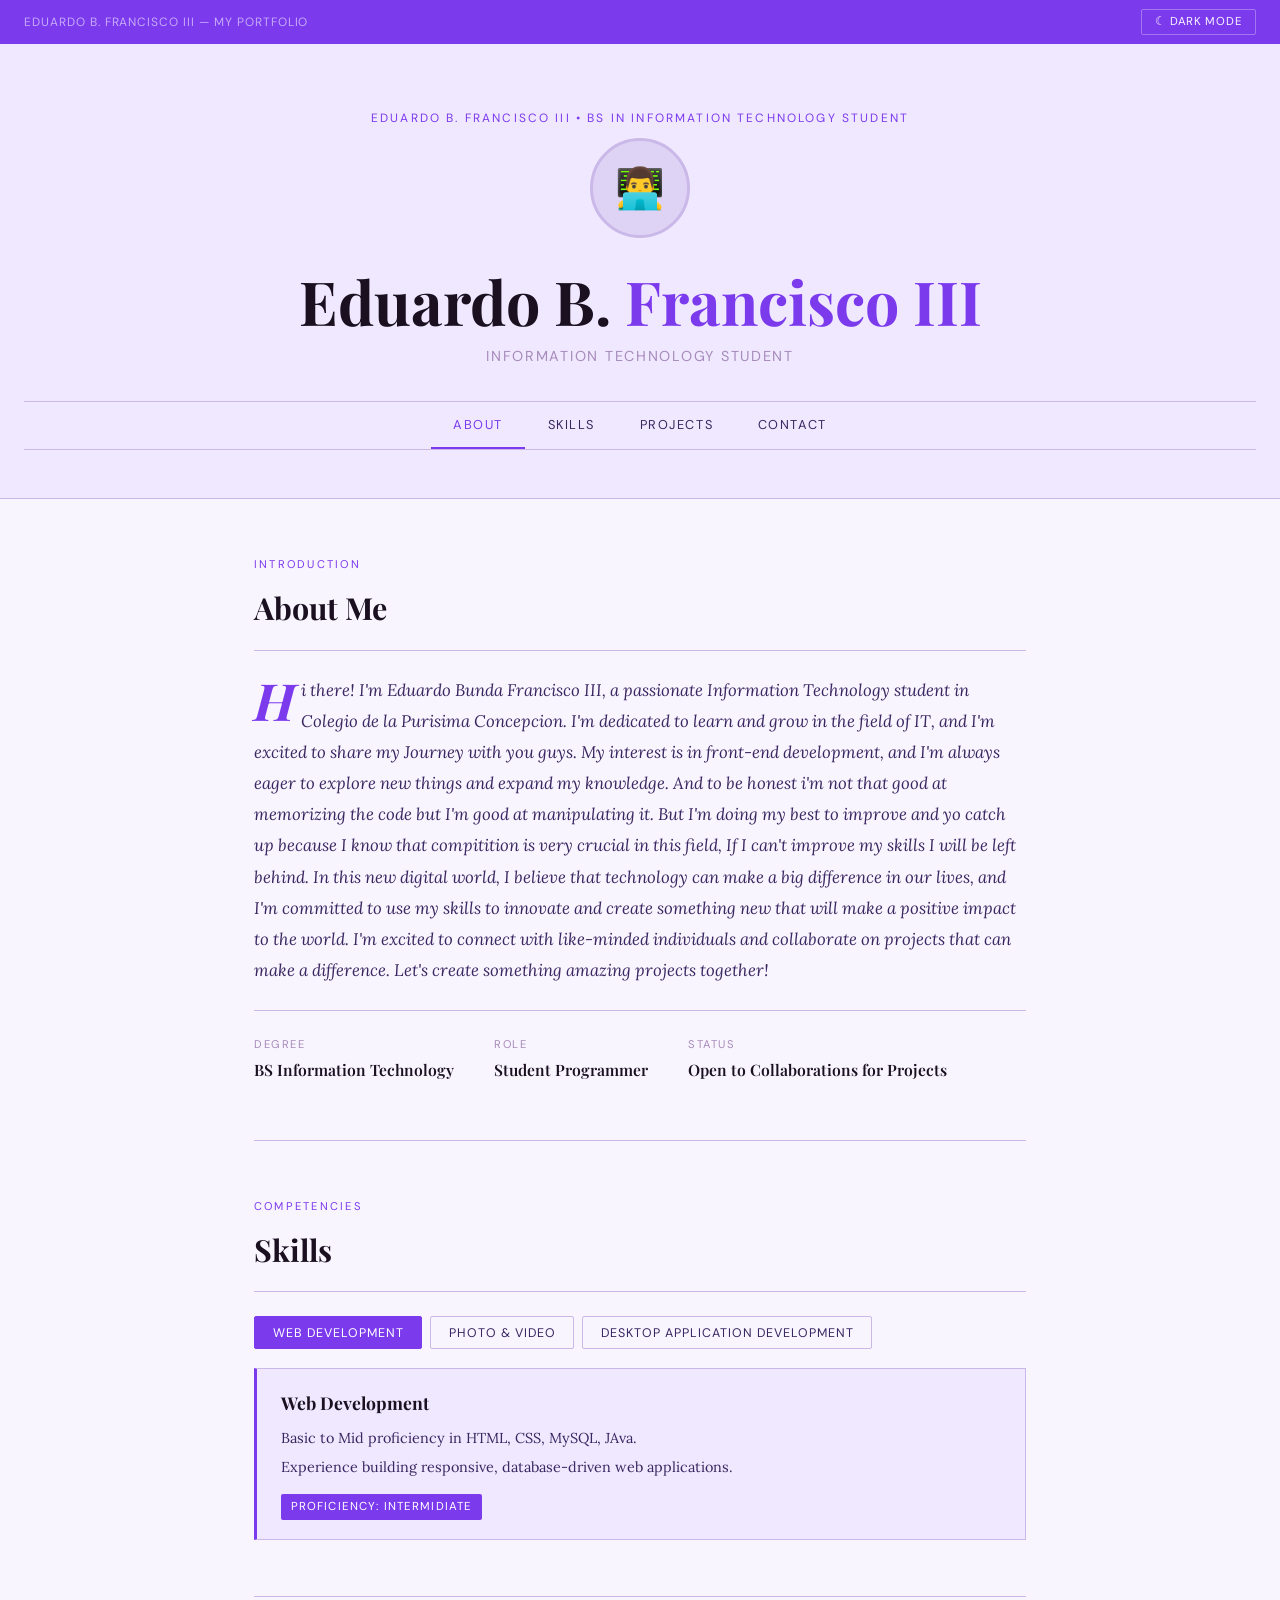
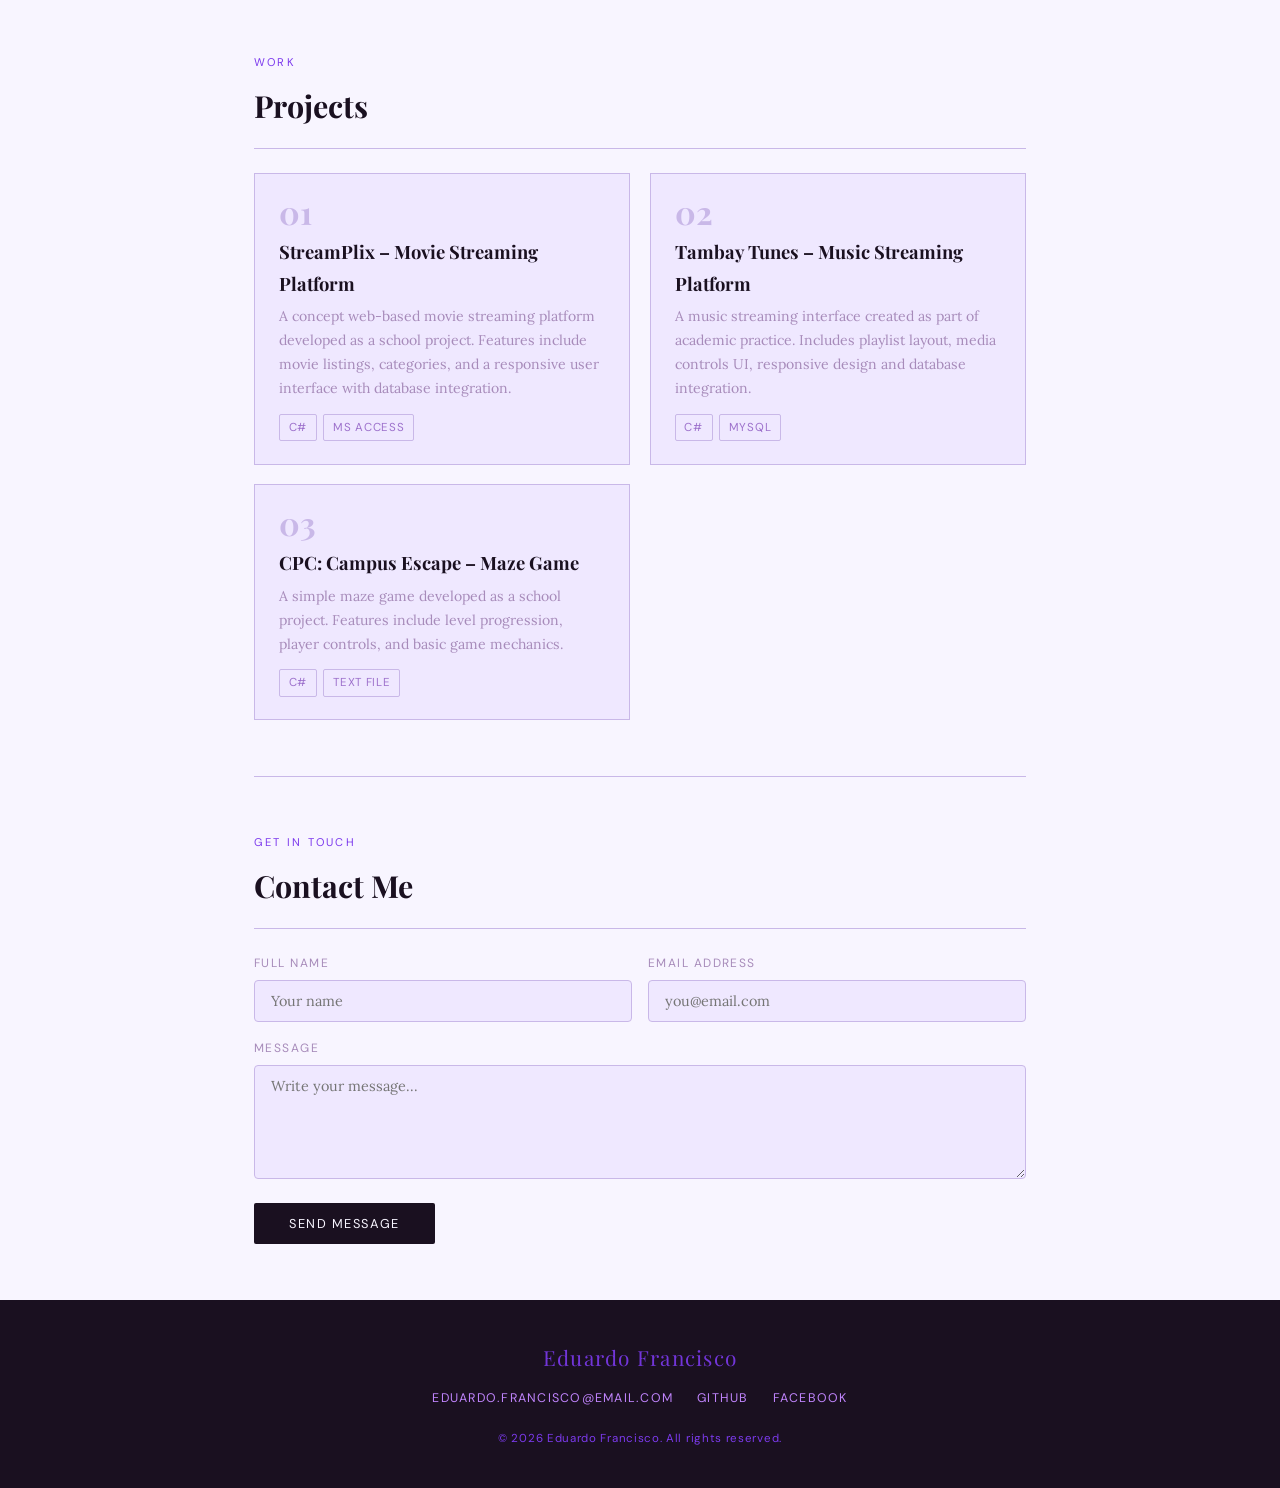
<file: index.html>
<!DOCTYPE html>
<html lang="en">
    <head>
    <meta charset="UTF-8">
    <meta name="viewport" content="width=device-width, initial-scale=1.0">
    <title>Eduardo B. Francisco III | My Portfolio</title>
    <link rel="stylesheet" href="style.css" />
     <link rel="preconnect" href="https://fonts.googleapis.com" />
  <link rel="preconnect" href="https://fonts.gstatic.com" crossorigin />
  <link href="https://fonts.googleapis.com/css2?family=Playfair+Display:ital,wght@0,600;0,700;1,400&family=Lora:ital@0;1&family=DM+Sans:wght@400;500;600&display=swap" rel="stylesheet" />
    </head>
    <body>

        <div class="topbar">
        <span class="topbar-left">Eduardo B. Francisco III &mdash; My Portfolio</span>
        <button id="theme-toggle">Dark Mode</button>
         </div>

         <header>
            <p class="header-eyebrow">Eduardo B. Francisco III &bull; BS in Information Technology Student</p>

            <div class="profile-img-wrap">
                <img
                    src= "https://raw.githubusercontent.com/Francisco03092006/Eduardo-Portfolio/main/imgs/ed.jpg"
                    alt="Its me "
                    class="profile-img"
                     onerror="this.style.display='none'; this.parentElement.innerHTML='👨‍💻';"/>
                    
            </div>

            <h1> Eduardo B.<span> Francisco III</span> </h1>
            <p class="header-title">Information Technology Student</p>

            <nav>
                <a href="#about">About</a>
                <a href="#skills">Skills</a>
                <a href="#projects">Projects</a>
                <a href="#contact">Contact</a>
            </nav>
         </header>

        <main>
            <div class="container">

                <!-- About Section XD -->
                <section id="about">
                    <p class="section-label">Introduction</p>
                    <h2 class="section-heading">About Me</h2>

                    <p class="about-text">
                    Hi there! I'm Eduardo Bunda Francisco III, a passionate Information Technology student in Colegio de la Purisima Concepcion. I'm dedicated to learn and grow in the 
                    field of IT, and I'm excited to share my Journey with you guys. My interest is in front-end development, and I'm always eager to explore new things
                    and expand my knowledge. And to be honest i'm not that good at memorizing the code but I'm good at manipulating it. But I'm doing my 
                    best to improve and yo catch up because I know that compitition is very crucial in this field, If I can't improve my skills I will be left behind.
                     In this new digital world, I believe that technology can make a big difference in our lives, and I'm committed to use my skills to innovate and create something 
                     new that will make a positive impact to the world. I'm excited to connect with like-minded individuals and collaborate on projects that can make a difference.
                      Let's create something amazing projects together!
                    </p>

        <div class="about-meta">
        <div class="meta-item">
        <span class="meta-label">Degree</span>
        <span class="meta-value">BS Information Technology</span>
        </div>
        <div class="meta-item">
        <span class="meta-label">Role</span>
        <span class="meta-value">Student Programmer</span>
        </div>
        <div class="meta-item">
        <span class="meta-label">Status</span>
        <span class="meta-value">Open to Collaborations for Projects</span>
        </div>
        </div>
      </section>

      <!-- Skills Section XD -->
      <section id="skills">
        <p class="section-label">Competencies</p>
        <h2 class="section-heading">Skills</h2>

        <div class="skill-tabs">
          <button class="skill-tab" data-skill="web">Web Development</button>
          <button class="skill-tab" data-skill="media">Photo &amp; Video</button>
          <button class="skill-tab" data-skill="desktop">Desktop Application Development</button>
        </div>

        <div id="skill-web" class="skill-detail">
          <h3>Web Development</h3>
          <p>Basic to Mid proficiency in HTML, CSS, MySQL, JAva.</p>
          <p>Experience building responsive, database-driven web applications.</p>
          <span class="skill-badge">Proficiency: Intermidiate</span>
        </div>

        <div id="skill-media" class="skill-detail">
          <h3>Photo &amp; Video Editing</h3>
          <p>Adobe Photoshop, Canva — photo manipulation and graphic layout.</p>
          <p>CapCut  — video editing and production.</p>
          <span class="skill-badge">Proficiency: Intermediate</span>
        </div>

        <div id="skill-desktop" class="skill-detail">
          <h3>Desktop Application Development</h3>
          <p>proficiency in Java, C#, MySQL, MS Access.</p>
          <p>Experience building responsive, database-driven desktop applications.</p>
          <span class="skill-badge">Proficiency: Intermidiate</span>
        </div>

      </section>

      <!-- Projects Section XD -->
    <section id="projects">
  <p class="section-label">Work</p>
  <h2 class="section-heading">Projects</h2>

  <div class="projects-grid">

    <article class="project-card">
      <div class="project-num">01</div>
      <h3>StreamPlix – Movie Streaming Platform</h3>
      <p>
        A concept web-based movie streaming platform developed as a school project.
        Features include movie listings, categories, and a responsive user interface
        with database integration.
      </p>
      <div class="project-tags">
        <span class="tag">C#</span>
        <span class="tag">MS Access</span>
      </div>
    </article>

    <article class="project-card">
      <div class="project-num">02</div>
      <h3>Tambay Tunes – Music Streaming Platform</h3>
      <p>
        A music streaming interface created as part of academic practice.
        Includes playlist layout, media controls UI, responsive design
        and database integration.
      </p>
      <div class="project-tags">
        <span class="tag">C#</span>
        <span class="tag">MySQL</span>
      </div>
    </article>

    <article class="project-card">
    <div class="project-num">03</div>
      <h3>CPC: Campus Escape – Maze Game</h3>
      <p>
        A simple maze game developed as a school project.
        Features include level progression, player controls, and basic game mechanics.
      </p>
      <div class="project-tags">
        <span class="tag">C#</span>
        <span class="tag">Text File</span>
      </div>
    </article>

  </div>
</section>

      <!-- Contact Section XD -->
      <section id="contact">
        <p class="section-label">Get in Touch</p>
        <h2 class="section-heading">Contact Me</h2>

        <form id="contact-form" novalidate>
          <div class="form-row">
            <div class="form-group">
              <label for="name">Full Name</label>
              <input type="text" id="name" name="name" placeholder="Your name" />
              <span class="error-msg" id="name-err"></span>
            </div>
            <div class="form-group">
              <label for="email">Email Address</label>
              <input type="email" id="email" name="email" placeholder="you@email.com" />
              <span class="error-msg" id="email-err"></span>
            </div>
          </div>
          <div class="form-group" style="margin-bottom:1rem;">
            <label for="message">Message</label>
            <textarea id="message" name="message" rows="5" placeholder="Write your message..."></textarea>
            <span class="error-msg" id="msg-err"></span>
          </div>
          <button type="submit" class="btn-submit">Send Message</button>
          <p class="success-msg" id="form-success">✓ Thank you! Your message has been sent.</p>
        </form>
      </section>

                </section>
            </div> 
        </main>

        <footer>
    <p class="footer-name">Eduardo Francisco</p>
    <div class="footer-links">
      <a href="mailto:eduardofranciscoiii17@email.com">eduardo.francisco@email.com</a>
      <a href="https://github.com/Francisco03092006" target="_blank" rel="noopener">GitHub</a>
      <a href="https://facebook.com/" target="_blank" rel="noopener">Facebook</a>

    </div>
    <p>&copy; 2026 Eduardo Francisco. All rights reserved.</p>
  </footer>

 <script src="script.js"></script>
    </body>
</html>
</file>
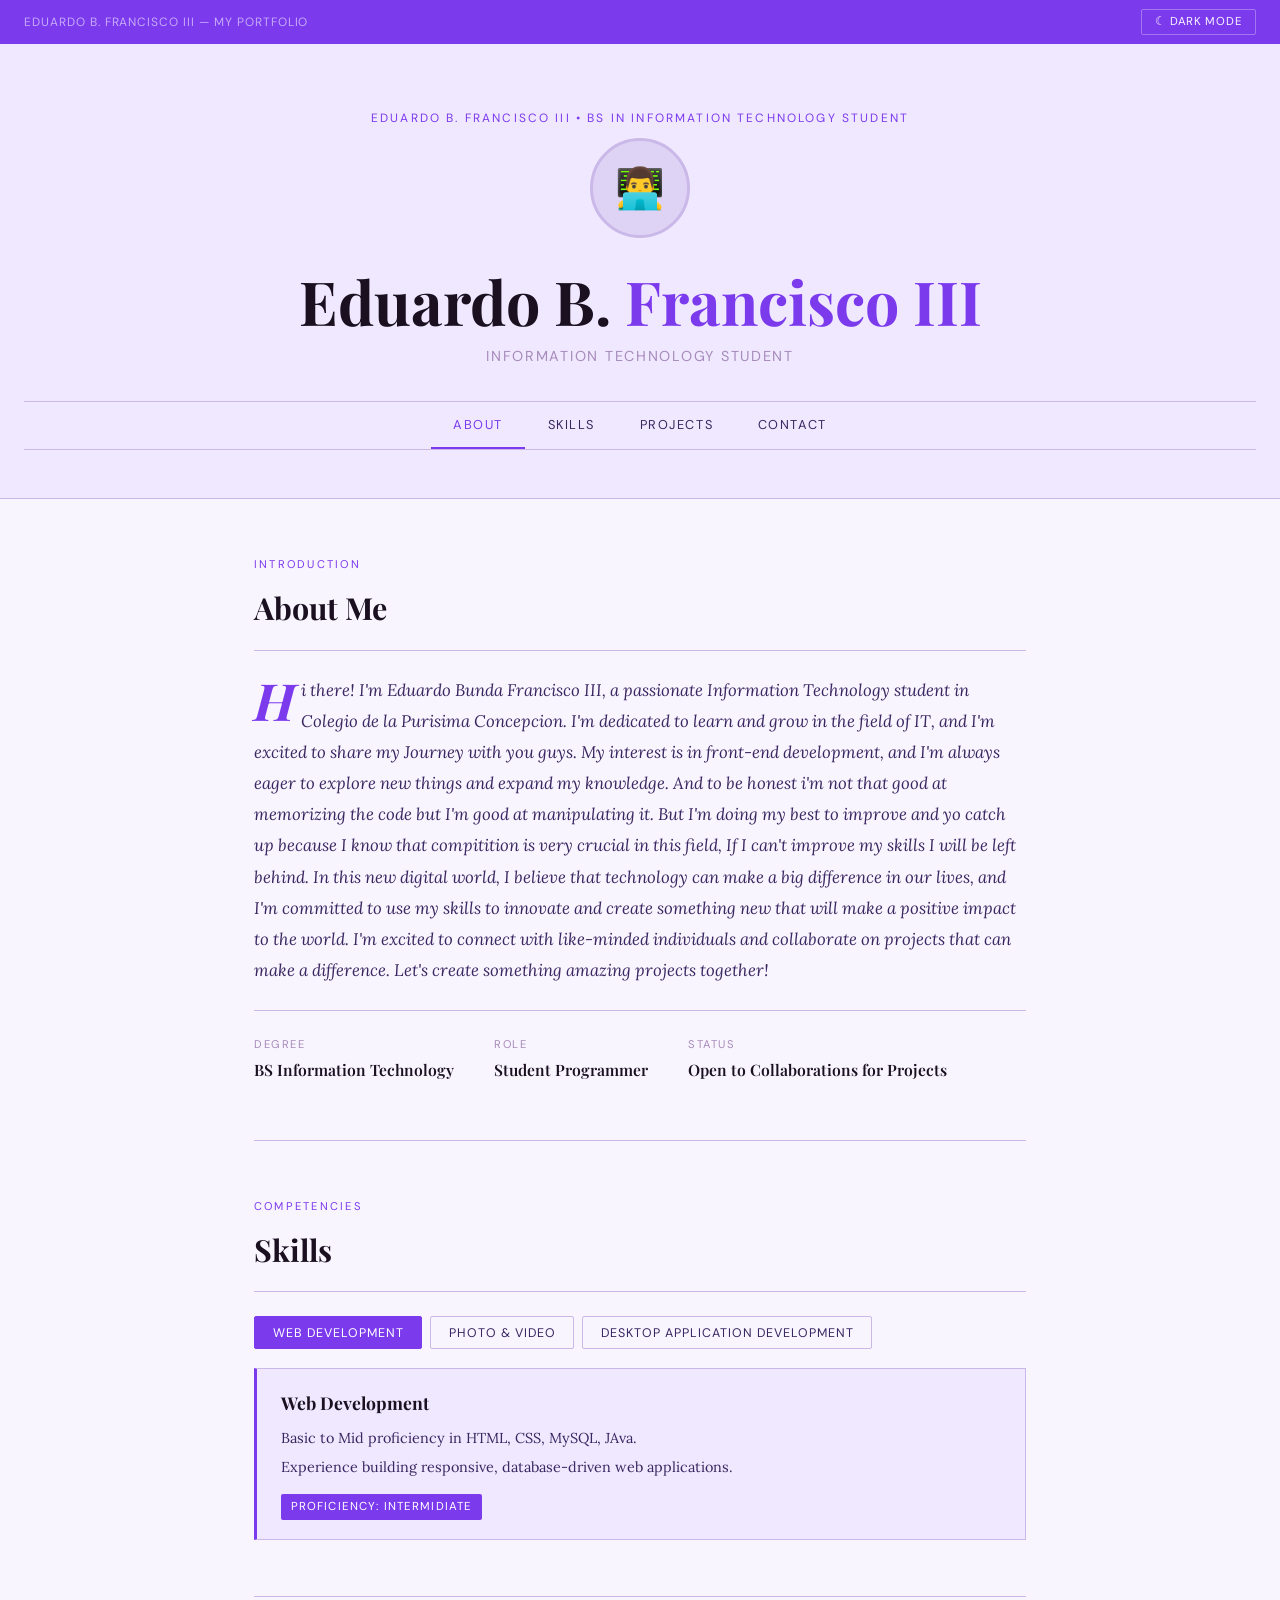
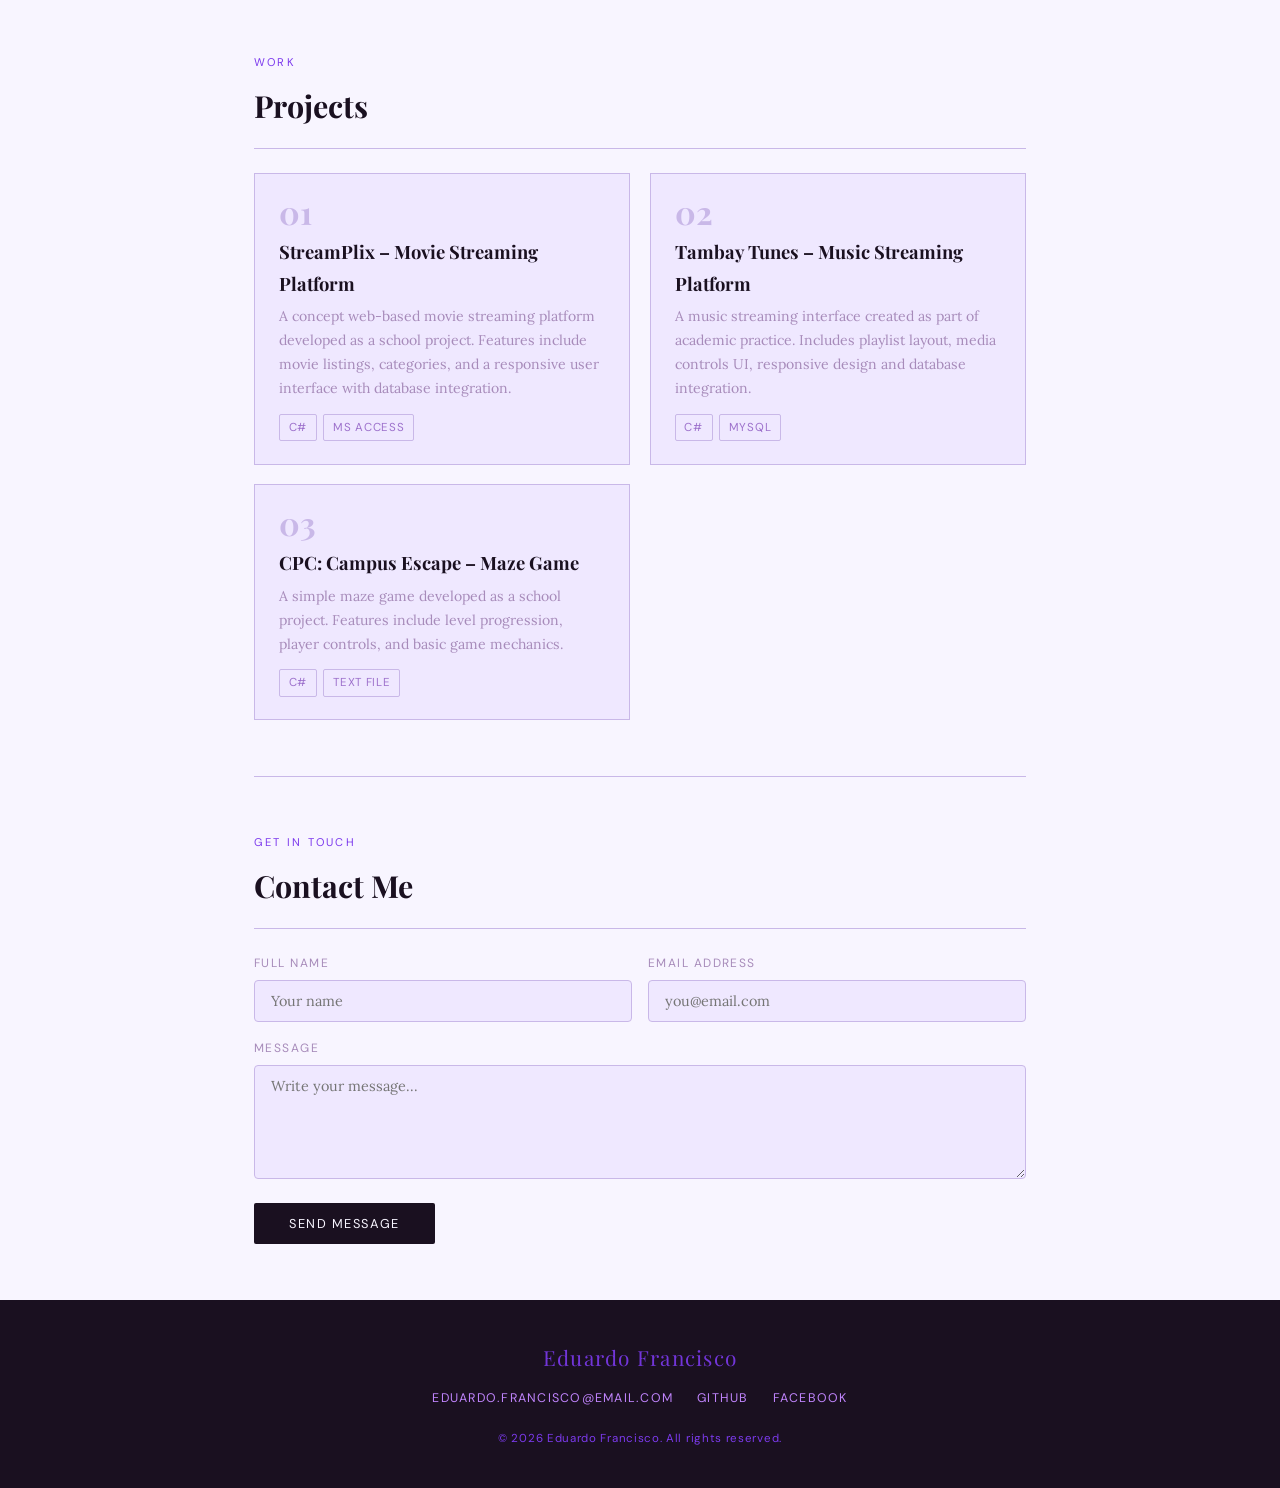
<file: edforlio.html>
<!DOCTYPE html>
<html lang="en">
    <head>
    <meta charset="UTF-8">
    <meta name="viewport" content="width=device-width, initial-scale=1.0">
    <title>Eduardo B. Francisco III | My Portfolio</title>
    <link rel="stylesheet" href="style.css" />
     <link rel="preconnect" href="https://fonts.googleapis.com" />
  <link rel="preconnect" href="https://fonts.gstatic.com" crossorigin />
  <link href="https://fonts.googleapis.com/css2?family=Playfair+Display:ital,wght@0,600;0,700;1,400&family=Lora:ital@0;1&family=DM+Sans:wght@400;500;600&display=swap" rel="stylesheet" />
    </head>
    <body>

        <div class="topbar">
        <span class="topbar-left">Eduardo B. Francisco III &mdash; My Portfolio</span>
        <button id="theme-toggle">Dark Mode</button>
         </div>

         <header>
            <p class="header-eyebrow">Eduardo B. Francisco III &bull; BS in Information Technology Student</p>

            <div class="profile-img-wrap">
                <img
                    src="C:\Users\User\Desktop\PORTFOLIO\eduard - portfolio revision\imgs\ed.jpg"
                    alt="Its me "
                    class="profile-img"
                     onerror="this.style.display='none'; this.parentElement.innerHTML='👨‍💻';"/>
                    
            </div>

            <h1> Eduardo B.<span> Francisco III</span> </h1>
            <p class="header-title">Information Technology Student</p>

            <nav>
                <a href="#about">About</a>
                <a href="#skills">Skills</a>
                <a href="#projects">Projects</a>
                <a href="#contact">Contact</a>
            </nav>
         </header>

        <main>
            <div class="container">

                <!-- About Section XD -->
                <section id="about">
                    <p class="section-label">Introduction</p>
                    <h2 class="section-heading">About Me</h2>

                    <p class="about-text">
                    Hi there! I'm Eduardo Bunda Francisco III, a passionate Information Technology student in Colegio de la Purisima Concepcion. I'm dedicated to learn and grow in the 
                    field of IT, and I'm excited to share my Journey with you guys. My interest is in front-end development, and I'm always eager to explore new things
                    and expand my knowledge. And to be honest i'm not that good at memorizing the code but I'm good at manipulating it. But I'm doing my 
                    best to improve and yo catch up because I know that compitition is very crucial in this field, If I can't improve my skills I will be left behind.
                     In this new digital world, I believe that technology can make a big difference in our lives, and I'm committed to use my skills to innovate and create something 
                     new that will make a positive impact to the world. I'm excited to connect with like-minded individuals and collaborate on projects that can make a difference.
                      Let's create something amazing projects together!
                    </p>

        <div class="about-meta">
        <div class="meta-item">
        <span class="meta-label">Degree</span>
        <span class="meta-value">BS Information Technology</span>
        </div>
        <div class="meta-item">
        <span class="meta-label">Role</span>
        <span class="meta-value">Student Programmer</span>
        </div>
        <div class="meta-item">
        <span class="meta-label">Status</span>
        <span class="meta-value">Open to Collaborations for Projects</span>
        </div>
        </div>
      </section>

      <!-- Skills Section XD -->
      <section id="skills">
        <p class="section-label">Competencies</p>
        <h2 class="section-heading">Skills</h2>

        <div class="skill-tabs">
          <button class="skill-tab" data-skill="web">Web Development</button>
          <button class="skill-tab" data-skill="media">Photo &amp; Video</button>
          <button class="skill-tab" data-skill="desktop">Desktop Application Development</button>
        </div>

        <div id="skill-web" class="skill-detail">
          <h3>Web Development</h3>
          <p>Basic to Mid proficiency in HTML, CSS, MySQL, JAva.</p>
          <p>Experience building responsive, database-driven web applications.</p>
          <span class="skill-badge">Proficiency: Intermidiate</span>
        </div>

        <div id="skill-media" class="skill-detail">
          <h3>Photo &amp; Video Editing</h3>
          <p>Adobe Photoshop, Canva — photo manipulation and graphic layout.</p>
          <p>CapCut  — video editing and production.</p>
          <span class="skill-badge">Proficiency: Intermediate</span>
        </div>

        <div id="skill-desktop" class="skill-detail">
          <h3>Desktop Application Development</h3>
          <p>proficiency in Java, C#, MySQL, MS Access.</p>
          <p>Experience building responsive, database-driven desktop applications.</p>
          <span class="skill-badge">Proficiency: Intermidiate</span>
        </div>

      </section>

      <!-- Projects Section XD -->
    <section id="projects">
  <p class="section-label">Work</p>
  <h2 class="section-heading">Projects</h2>

  <div class="projects-grid">

    <article class="project-card">
      <div class="project-num">01</div>
      <h3>StreamPlix – Movie Streaming Platform</h3>
      <p>
        A concept web-based movie streaming platform developed as a school project.
        Features include movie listings, categories, and a responsive user interface
        with database integration.
      </p>
      <div class="project-tags">
        <span class="tag">C#</span>
        <span class="tag">MS Access</span>
      </div>
    </article>

    <article class="project-card">
      <div class="project-num">02</div>
      <h3>Tambay Tunes – Music Streaming Platform</h3>
      <p>
        A music streaming interface created as part of academic practice.
        Includes playlist layout, media controls UI, responsive design
        and database integration.
      </p>
      <div class="project-tags">
        <span class="tag">C#</span>
        <span class="tag">MySQL</span>
      </div>
    </article>

    <article class="project-card">
    <div class="project-num">03</div>
      <h3>CPC: Campus Escape – Maze Game</h3>
      <p>
        A simple maze game developed as a school project.
        Features include level progression, player controls, and basic game mechanics.
      </p>
      <div class="project-tags">
        <span class="tag">C#</span>
        <span class="tag">Text File</span>
      </div>
    </article>

  </div>
</section>

      <!-- Contact Section XD -->
      <section id="contact">
        <p class="section-label">Get in Touch</p>
        <h2 class="section-heading">Contact Me</h2>

        <form id="contact-form" novalidate>
          <div class="form-row">
            <div class="form-group">
              <label for="name">Full Name</label>
              <input type="text" id="name" name="name" placeholder="Your name" />
              <span class="error-msg" id="name-err"></span>
            </div>
            <div class="form-group">
              <label for="email">Email Address</label>
              <input type="email" id="email" name="email" placeholder="you@email.com" />
              <span class="error-msg" id="email-err"></span>
            </div>
          </div>
          <div class="form-group" style="margin-bottom:1rem;">
            <label for="message">Message</label>
            <textarea id="message" name="message" rows="5" placeholder="Write your message..."></textarea>
            <span class="error-msg" id="msg-err"></span>
          </div>
          <button type="submit" class="btn-submit">Send Message</button>
          <p class="success-msg" id="form-success">✓ Thank you! Your message has been sent.</p>
        </form>
      </section>

                </section>
            </div> 
        </main>

        <footer>
    <p class="footer-name">Eduardo Francisco</p>
    <div class="footer-links">
      <a href="mailto:eduardofranciscoiii17@email.com">eduardo.francisco@email.com</a>
      <a href="https://github.com/Francisco03092006" target="_blank" rel="noopener">GitHub</a>
      <a href="https://facebook.com/" target="_blank" rel="noopener">Facebook</a>

    </div>
    <p>&copy; 2026 Eduardo Francisco. All rights reserved.</p>
  </footer>

 <script src="script.js"></script>
    </body>
</html>
</file>
<file: style.css>
/* ===== Google Fonts imported in HTML ===== */

:root {
  --cream: #f8f5ff;   
  --paper: #efe8ff;    
  --sand:  #dfd3f5;    
  --ink:   #1a1020;    
  --ink2:  #3a2660;    
  --rust:  #7c3aed;    
  --gold:  #c084fc;   
  --warm:  #9d71cc;   
  --muted: #a78bba;    
  --white: #ffffff;
  --border: #c9b8e8;   
  --radius: 4px;
  --font-display: 'Playfair Display', Georgia, serif;
  --font-body: 'Lora', Georgia, serif;
  --font-ui: 'DM Sans', sans-serif;
}

body.dark-mode {
  --cream: #100c1a;
  --paper: #18122a;
  --sand:  #221a38;
  --ink:   #ede0ff;
  --ink2:  #c9b5e8;
  --rust:  #a855f7;
  --gold:  #d8b4fe;
  --warm:  #bf9fe0;
  --muted: #7a6a8a;
  --white: #221a38;
  --border: #3d3258;
}
/* ===== Reset ===== */
*, *::before, *::after { box-sizing: border-box; margin: 0; padding: 0; }

html { scroll-behavior: smooth; }

body {
  background: var(--cream);
  color: var(--ink);
  font-family: var(--font-body);
  font-size: 16px;
  line-height: 1.7;
  transition: background 0.35s, color 0.35s;
}

img { max-width: 100%; height: auto; display: block; }
a { color: var(--rust); text-decoration: none; }
a:hover { text-decoration: underline; }

/* ===== Utility ===== */
.container {
  max-width: 820px;
  margin: 0 auto;
  padding: 0 1.5rem;
}

/* ===== Top Bar ===== */
.topbar {
  background: var(--rust);
  color: var(--cream);
  padding: 0.55rem 1.5rem;
  display: flex;
  justify-content: space-between;
  align-items: center;
  font-family: var(--font-ui);
  font-size: 0.75rem;
  letter-spacing: 0.08em;
  text-transform: uppercase;
}

.topbar-left { opacity: 0.6; }

#theme-toggle {
  background: transparent;
  border: 1px solid rgba(255,255,255,0.3);
  color: var(--cream);
  font-family: var(--font-ui);
  font-size: 0.72rem;
  letter-spacing: 0.06em;
  text-transform: uppercase;
  padding: 0.28rem 0.8rem;
  border-radius: 2px;
  cursor: pointer;
  transition: all 0.2s;
}
#theme-toggle:hover { background: rgba(255,255,255,0.1); }

/* ===== Header ===== */
header {
  background: var(--paper);
  border-bottom: 1px solid var(--border);
  padding: 3rem 1.5rem 2.5rem;
  text-align: center;
}

.header-eyebrow {
  font-family: var(--font-ui);
  font-size: 0.75rem;
  letter-spacing: 0.18em;
  text-transform: uppercase;
  color: var(--rust);
  margin-bottom: 0.6rem;
}

header h1 {
  font-family: var(--font-display);
  font-size: clamp(2.2rem, 6vw, 3.8rem);
  font-weight: 700;
  color: var(--ink);
  line-height: 1.15;
  margin-bottom: 0.5rem;
}

header h1 span {
  color: var(--rust);
}

.header-title {
  font-family: var(--font-ui);
  font-size: 0.9rem;
  letter-spacing: 0.12em;
  text-transform: uppercase;
  color: var(--muted);
  margin-bottom: 1.8rem;
}

.profile-img-wrap {
  margin: 0 auto 1.8rem;
  width: 100px;
  height: 100px;
  border-radius: 50%;
  border: 3px solid var(--border);
  overflow: hidden;
  background: var(--sand);
  display: flex;
  align-items: center;
  justify-content: center;
  font-size: 2.5rem;
}

.profile-img-wrap img {
  width: 100%;
  height: 100%;
  object-fit: cover;
}

/* ===== Nav ===== */
nav {
  display: flex;
  justify-content: center;
  gap: 0;
  border-top: 1px solid var(--border);
  border-bottom: 1px solid var(--border);
  margin-top: 2rem;
  flex-wrap: wrap;
}

nav a {
  font-family: var(--font-ui);
  font-size: 0.8rem;
  letter-spacing: 0.12em;
  text-transform: uppercase;
  color: var(--ink2);
  padding: 0.75rem 1.4rem;
  border-bottom: 2px solid transparent;
  transition: all 0.2s;
  text-decoration: none;
}

nav a:hover, nav a.active {
  color: var(--rust);
  border-bottom-color: var(--rust);
  text-decoration: none;
}

/* ===== Section Headings ===== */
.section-label {
  font-family: var(--font-ui);
  font-size: 0.7rem;
  letter-spacing: 0.2em;
  text-transform: uppercase;
  color: var(--rust);
  margin-bottom: 0.5rem;
}

.section-heading {
  font-family: var(--font-display);
  font-size: 1.9rem;
  font-weight: 700;
  color: var(--ink);
  margin-bottom: 1.5rem;
  padding-bottom: 1rem;
  border-bottom: 1px solid var(--border);
}

section {
  padding: 3rem 0;
  border-bottom: 1px solid var(--border);
}

section:last-of-type {
  border-bottom: none;
}

/* ===== About ===== */
.about-text {
  font-size: 1.05rem;
  color: var(--ink2);
  line-height: 1.85;
  font-style: italic;
}

.about-text::first-letter {
  font-family: var(--font-display);
  font-size: 3.2rem;
  font-weight: 700;
  color: var(--rust);
  float: left;
  line-height: 0.8;
  margin-right: 0.12em;
  margin-top: 0.1em;
}

.about-meta {
  display: flex;
  gap: 1.5rem;
  margin-top: 1.5rem;
  padding-top: 1.5rem;
  border-top: 1px solid var(--border);
  flex-wrap: wrap;
}

.meta-item {
  display: flex;
  flex-direction: column;
  gap: 0.2rem;
}

.meta-label {
  font-family: var(--font-ui);
  font-size: 0.7rem;
  letter-spacing: 0.14em;
  text-transform: uppercase;
  color: var(--muted);
}

.meta-value {
  font-family: var(--font-display);
  font-size: 0.98rem;
  color: var(--ink);
  font-weight: 600;
}

/* ===== Skills ===== */
.skill-tabs {
  display: flex;
  gap: 0.5rem;
  margin-bottom: 1.2rem;
  flex-wrap: wrap;
}

.skill-tab {
  font-family: var(--font-ui);
  font-size: 0.78rem;
  letter-spacing: 0.08em;
  text-transform: uppercase;
  padding: 0.45rem 1.1rem;
  border: 1px solid var(--border);
  background: transparent;
  color: var(--ink2);
  cursor: pointer;
  border-radius: 2px;
  transition: all 0.2s;
}

.skill-tab:hover {
  border-color: var(--rust);
  color: var(--rust);
}

.skill-tab.active {
  background: var(--rust);
  color: #fff;
  border-color: var(--rust);
}

.skill-detail {
  display: none;
  background: var(--paper);
  border: 1px solid var(--border);
  border-left: 3px solid var(--rust);
  padding: 1.2rem 1.5rem;
  animation: slideIn 0.25s ease;
}

.skill-detail.active { display: block; }

@keyframes slideIn {
  from { opacity: 0; transform: translateY(8px); }
  to   { opacity: 1; transform: translateY(0); }
}

.skill-detail h3 {
  font-family: var(--font-display);
  font-size: 1.1rem;
  color: var(--ink);
  margin-bottom: 0.5rem;
}

.skill-detail p {
  font-size: 0.9rem;
  color: var(--ink2);
  margin-bottom: 0.3rem;
}

.skill-badge {
  display: inline-block;
  font-family: var(--font-ui);
  font-size: 0.72rem;
  letter-spacing: 0.1em;
  text-transform: uppercase;
  padding: 0.2rem 0.6rem;
  border-radius: 2px;
  margin-top: 0.6rem;
  background: var(--rust);
  color: #fff;
}

/* ===== Projects ===== */
.projects-grid {
  display: grid;
  grid-template-columns: 1fr;
  gap: 1.2rem;
}

.project-card {
  background: var(--paper);
  border: 1px solid var(--border);
  padding: 1.4rem 1.5rem;
  position: relative;
  transition: transform 0.2s, box-shadow 0.2s;
}

.project-card::before {
  content: '';
  position: absolute;
  top: 0; left: 0;
  width: 3px; height: 0;
  background: var(--rust);
  transition: height 0.3s ease;
}

.project-card:hover::before { height: 100%; }

.project-card:hover {
  transform: translateX(4px);
  box-shadow: -4px 0 0 var(--rust);
}

.project-num {
  font-family: var(--font-display);
  font-size: 2rem;
  color: var(--border);
  font-weight: 700;
  line-height: 1;
  margin-bottom: 0.5rem;
}

.project-card h3 {
  font-family: var(--font-display);
  font-size: 1.15rem;
  color: var(--ink);
  margin-bottom: 0.4rem;
}

.project-card p {
  font-size: 0.88rem;
  color: var(--muted);
  margin-bottom: 0.8rem;
}

.project-tags {
  display: flex;
  flex-wrap: wrap;
  gap: 0.4rem;
}

.tag {
  font-family: var(--font-ui);
  font-size: 0.72rem;
  letter-spacing: 0.06em;
  text-transform: uppercase;
  padding: 0.18rem 0.55rem;
  border: 1px solid var(--border);
  color: var(--warm);
  border-radius: 2px;
}

/* ===== Contact Form ===== */
.form-row {
  display: grid;
  grid-template-columns: 1fr;
  gap: 1rem;
  margin-bottom: 1rem;
}

.form-group label {
  display: block;
  font-family: var(--font-ui);
  font-size: 0.75rem;
  letter-spacing: 0.12em;
  text-transform: uppercase;
  color: var(--muted);
  margin-bottom: 0.4rem;
}

.form-group input,
.form-group textarea {
  width: 100%;
  background: var(--paper);
  border: 1px solid var(--border);
  border-radius: var(--radius);
  padding: 0.7rem 1rem;
  color: var(--ink);
  font-family: var(--font-body);
  font-size: 0.9rem;
  transition: border-color 0.2s;
  resize: vertical;
}

.form-group input:focus,
.form-group textarea:focus {
  outline: none;
  border-color: var(--rust);
}

.form-group input.error,
.form-group textarea.error { border-color: #c0392b; }

.error-msg {
  font-family: var(--font-ui);
  font-size: 0.75rem;
  color: #c0392b;
  margin-top: 0.3rem;
  display: none;
}
.error-msg.visible { display: block; }

.btn-submit {
  font-family: var(--font-ui);
  font-size: 0.8rem;
  letter-spacing: 0.12em;
  text-transform: uppercase;
  background: var(--ink);
  color: var(--cream);
  border: none;
  padding: 0.75rem 2.2rem;
  cursor: pointer;
  border-radius: 2px;
  transition: background 0.2s;
}

.btn-submit:hover { background: var(--rust); }

.success-msg {
  display: none;
  font-family: var(--font-ui);
  font-size: 0.85rem;
  color: #2d6a4f;
  margin-top: 0.8rem;
  padding: 0.7rem 1rem;
  background: #d8f3dc;
  border-radius: var(--radius);
}
.success-msg.visible { display: block; }

/* ===== Footer ===== */
footer {
  background: var(--ink);
  color: var(--rust);
  padding: 2.5rem 1.5rem;
  text-align: center;
}

.footer-name {
  font-family: var(--font-display);
  font-size: 1.3rem;
  color: var(--rust);
  margin-bottom: 0.8rem;
  opacity: 0.9;
}

.footer-links {
  display: flex;
  justify-content: center;
  flex-wrap: wrap;
  gap: 1.5rem;
  margin-bottom: 1.2rem;
}

.footer-links a {
  font-family: var(--font-ui);
  font-size: 0.78rem;
  letter-spacing: 0.1em;
  text-transform: uppercase;
 color:#c084fc;
  transition: color 0.2s;
  text-decoration: none;
}

.footer-links a:hover { color: var(--rust); text-decoration: none; }

footer p {
  font-family: var(--font-ui);
  font-size: 0.72rem;
  color:var(--rust);
  letter-spacing: 0.06em;
}

/* ===== Responsive ===== */
@media (min-width: 768px) {
  header { padding: 4rem 1.5rem 3rem; }

  .projects-grid {
    grid-template-columns: repeat(2, 1fr);
  }

  .form-row {
    grid-template-columns: 1fr 1fr;
  }

  .about-meta { gap: 2.5rem; }
}

@media (min-width: 1024px) {
  section { padding: 3.5rem 0; }
}
</file>
